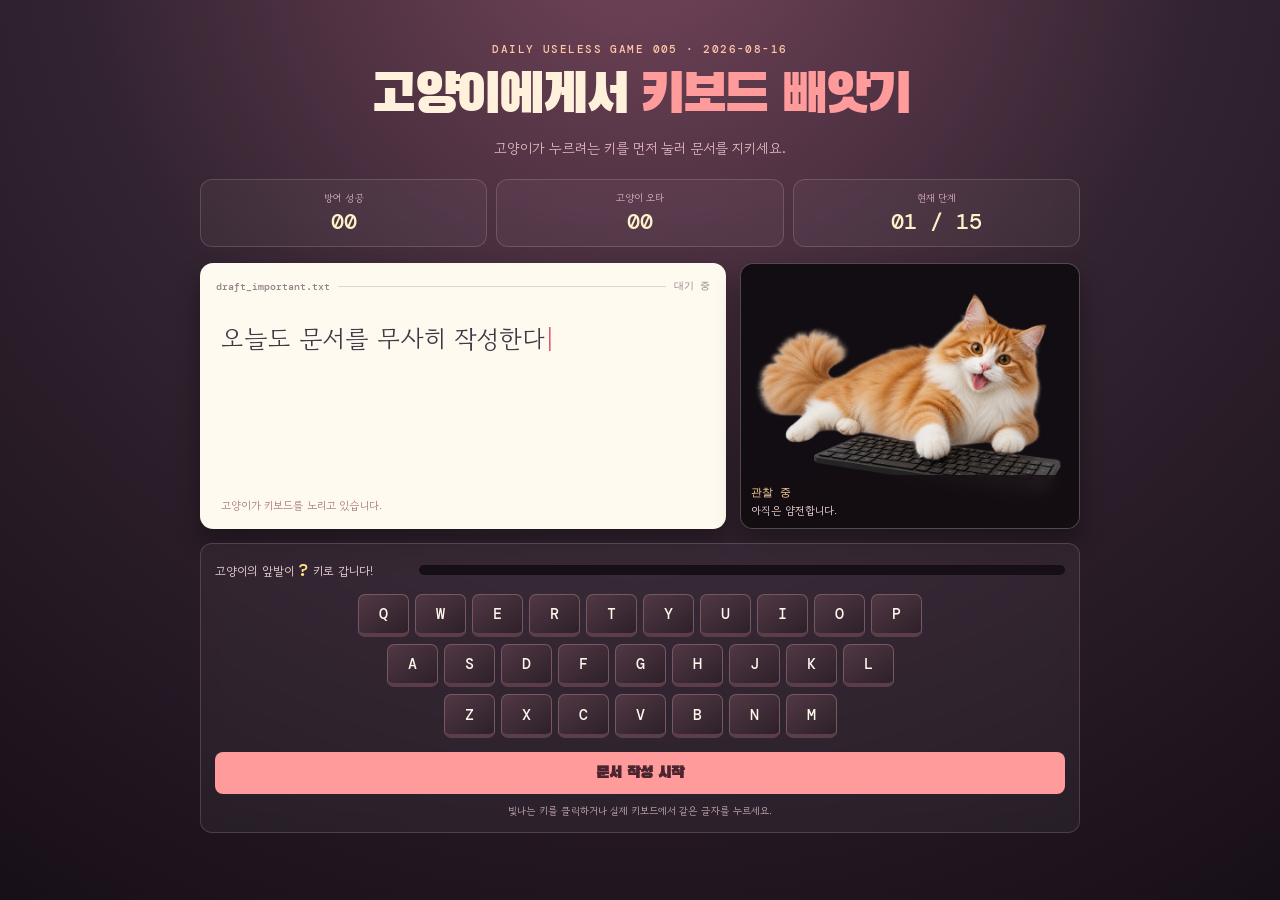
<file: games/cat-keyboard-heist/index.html>
<!doctype html>
<html lang="ko">
  <head>
    <meta charset="UTF-8" />
    <meta name="viewport" content="width=device-width, initial-scale=1.0" />
    <meta name="theme-color" content="#251d25" />
    <title>고양이에게서 키보드 빼앗기</title>
    <link rel="stylesheet" href="style.css?v=2" />
  </head>
  <body>
    <main class="game-shell">
      <header><p class="eyebrow">DAILY USELESS GAME 005 · 2026-08-16</p><h1>고양이에게서 <em>키보드 빼앗기</em></h1><p class="subtitle">고양이가 누르려는 키를 먼저 눌러 문서를 지키세요.</p></header>
      <section class="stats"><div><span>방어 성공</span><strong id="saved">00</strong></div><div><span>고양이 오타</span><strong id="mistakes">00</strong></div><div><span>현재 단계</span><strong id="left">01 / 15</strong></div></section>
      <section class="desk">
        <div class="document"><div class="doc-top"><span>draft_important.txt</span><i></i><span id="status">대기 중</span></div><p id="text" class="text">오늘도 문서를 무사히 작성한다<span class="cursor">|</span></p><p id="note" class="note">고양이가 키보드를 노리고 있습니다.</p></div>
        <aside class="cat-card"><img src="assets/cat-keyboard-heist.png" alt="키보드 위에 발을 올린 주황색 고양이" /><div class="cat-caption"><b id="cat-word">관찰 중</b><span id="cat-copy">아직은 얌전합니다.</span></div></aside>
      </section>
      <section class="keyboard-wrap"><div class="threat"><p>고양이의 앞발이 <b id="target">?</b> 키로 갑니다!</p><div class="meter"><i id="meter"></i></div></div><div id="keyboard" class="keyboard" aria-label="방어 키보드"></div><button id="start" type="button">문서 작성 시작</button><p class="hint">빛나는 키를 클릭하거나 실제 키보드에서 같은 글자를 누르세요.</p></section>
    </main>
    <div id="result" class="modal" hidden><section class="result-card"><p class="eyebrow">KEYBOARD SECURED</p><h2 id="result-title"></h2><p id="result-copy"></p><button id="again" type="button">다시 작성하기</button></section></div>
    <script src="script.js?v=3"></script>
  </body>
</html>
</file>
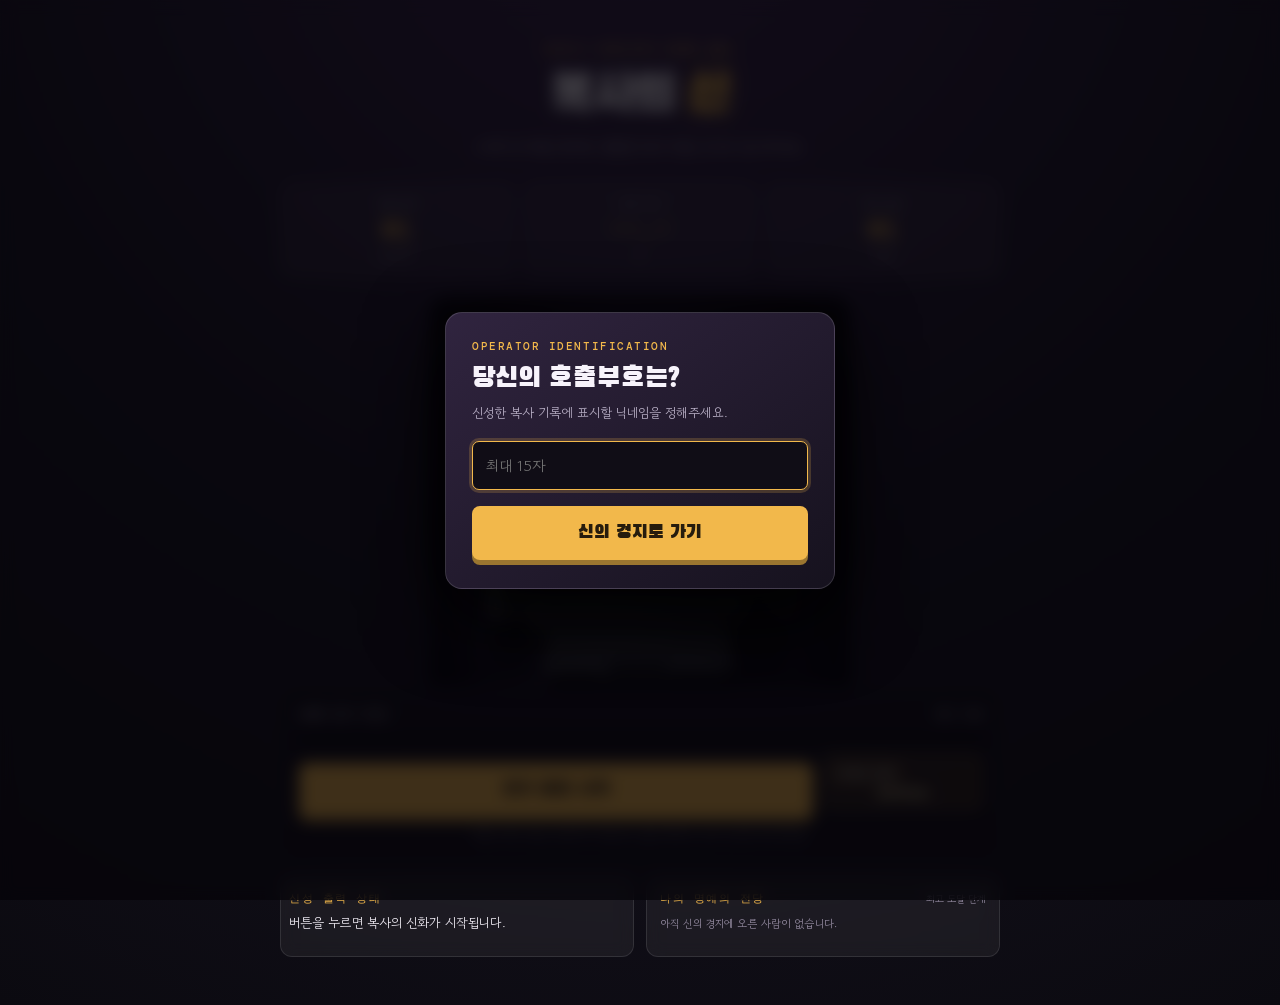
<file: games/copier-soul-injector/index.html>
<!doctype html>
<html lang="ko">
  <head>
    <meta charset="UTF-8" />
    <meta name="viewport" content="width=device-width, initial-scale=1.0" />
    <meta name="theme-color" content="#15121e" />
    <title>복사의 신</title>
    <link rel="stylesheet" href="style.css" />
  </head>
  <body>
    <main class="game-shell">
      <header>
        <p class="eyebrow">DAILY USELESS GAME 001</p>
        <h1>복사의 <em>신</em></h1>
        <p class="subtitle">스페이스바를 연타해, 평범한 복사기를 신기로 인도하세요.</p>
      </header>
      <section class="dashboard" aria-label="게임 현황">
        <div><span>현재 단계</span><strong id="level">01</strong><small id="paper-name">A4 복사용지</small></div>
        <div><span>남은 시간</span><strong id="time">--.-</strong><small>초</small></div>
        <div><span>최고 도달</span><strong id="best">01</strong><small>단계</small></div>
      </section>
      <section class="copier-area" aria-live="polite">
        <div class="ambient-glow"></div>
        <div class="electricity" id="electricity" aria-hidden="true"><b>⚡</b><b>⚡</b><b>⚡</b><b>⚡</b></div>
        <div class="copy-machine" id="machine">
          <img class="machine-photo" src="assets/photorealistic-copier-empty-output.png" alt="전력 부족 상태의 사무용 복사기" />
          <div class="feeder-paper" id="feeder-paper" aria-hidden="true"></div>
          <div class="display"><span id="display-text">AWAITING POWER</span></div>
          <div class="paper" id="paper" aria-hidden="true">
            <img src="assets/photorealistic-copier.png" alt="" />
            <span id="paper-mark"></span>
          </div>
        </div>
        <div class="phase-overlay" id="phase-overlay"><strong id="phase-title">READY</strong><span id="phase-copy">시작 버튼 또는 SPACE</span></div>
      </section>
      <section class="control-panel">
        <div class="goal-row"><span id="goal-label">시작 준비 완료</span><span id="tap-count">0 / 0</span></div>
        <div class="meter"><div id="meter-fill"></div></div>
        <div class="start-row">
          <button id="start-button" type="button">전기 공급 시작</button>
          <p class="primary-hint"><kbd>SPACE BAR</kbd><span>연타하세요!</span></p>
        </div>
        <p class="hint">키를 누르고 있는 건 전기가 아닙니다. 짧고 빠르게, 신의 속도로 두드리세요.</p>
      </section>
      <section class="bottom-grid">
        <section class="status-card"><p class="status-label">신성 출력 상태</p><p id="message">버튼을 누르면 복사의 신화가 시작됩니다.</p></section>
        <section class="ranking-card" aria-label="내 브라우저 명예의 전당">
          <div class="ranking-heading"><p class="status-label">나의 명예의 전당</p><span id="rank-note">최고 도달 단계</span></div>
          <ol id="ranking-list"><li class="empty-rank">아직 신의 경지에 오른 사람이 없습니다.</li></ol>
        </section>
      </section>
    </main>
    <div class="nickname-modal" id="nickname-modal" role="dialog" aria-modal="true" aria-labelledby="nickname-title">
      <form id="nickname-form" class="nickname-card">
        <p class="eyebrow">OPERATOR IDENTIFICATION</p>
        <h2 id="nickname-title">당신의 호출부호는?</h2>
        <p>신성한 복사 기록에 표시할 닉네임을 정해주세요.</p>
        <input id="nickname-input" maxlength="15" required autocomplete="nickname" placeholder="최대 15자" />
        <button type="submit">신의 경지로 가기</button>
      </form>
    </div>
    <script src="script.js"></script>
  </body>
</html>
</file>
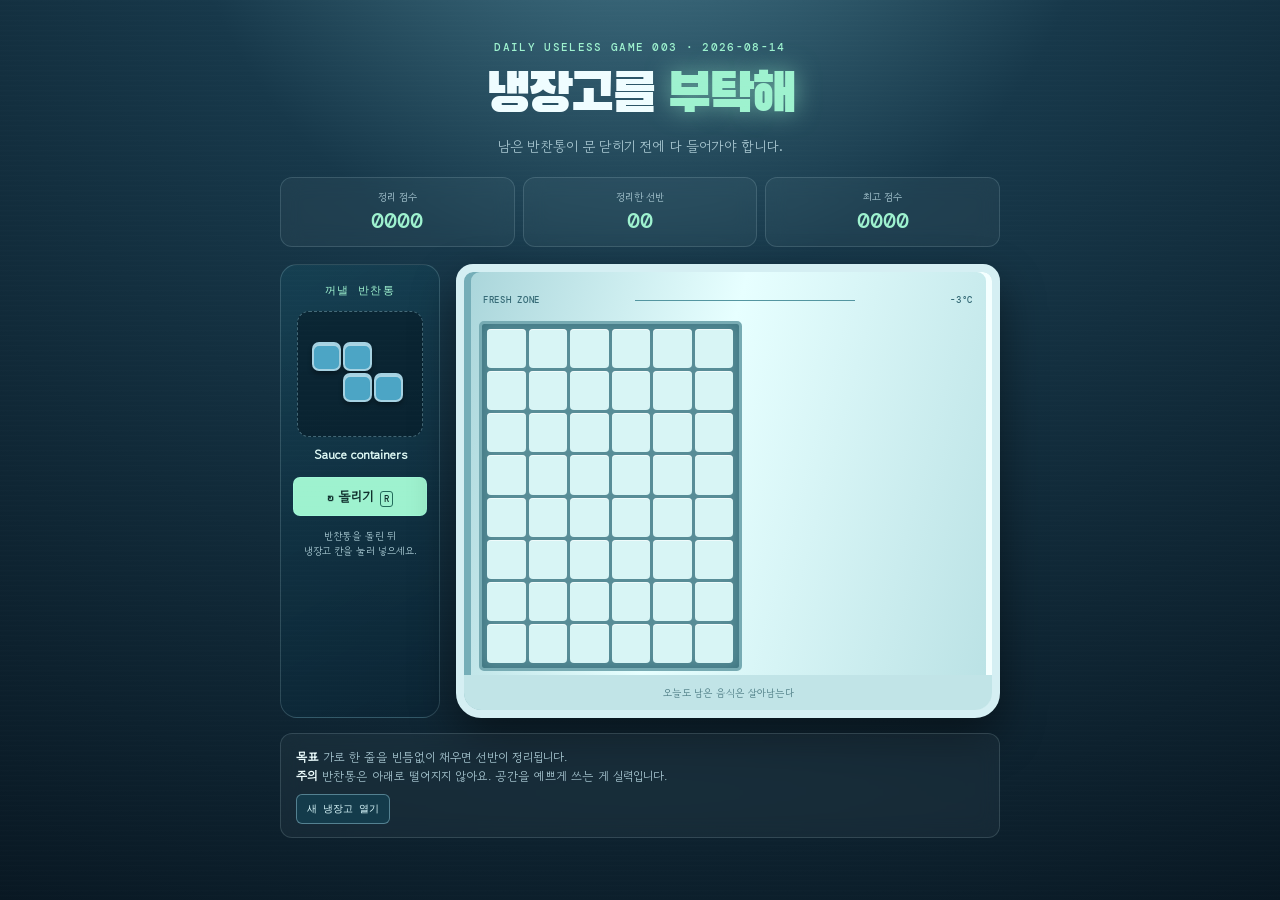
<file: games/fridge-tetris/index.html>
<!doctype html>
<html lang="ko">
  <head>
    <meta charset="UTF-8" />
    <meta name="viewport" content="width=device-width, initial-scale=1.0" />
    <meta name="theme-color" content="#18384a" />
    <title>냉장고를 부탁해</title>
    <link rel="stylesheet" href="style.css?v=3" />
  </head>
  <body>
    <main class="game-shell">
      <header>
        <p class="eyebrow">DAILY USELESS GAME 003 · 2026-08-14</p>
        <h1>냉장고를 <em>부탁해</em></h1>
        <p class="subtitle">남은 반찬통이 문 닫히기 전에 다 들어가야 합니다.</p>
      </header>

      <section class="stats" aria-label="게임 기록">
        <div><span>정리 점수</span><strong id="score">0000</strong></div>
        <div><span>정리한 선반</span><strong id="lines">00</strong></div>
        <div><span>최고 점수</span><strong id="best">0000</strong></div>
      </section>

      <section class="game-area">
        <aside class="food-panel">
          <p class="panel-label">꺼낼 반찬통</p>
          <div class="piece-box"><div id="piece-preview" class="piece-preview" aria-label="현재 반찬통"></div></div>
          <p id="food-name" class="food-name">반찬통을 고르는 중</p>
          <button id="rotate" type="button">↻ 돌리기 <kbd>R</kbd></button>
          <p class="hint">반찬통을 돌린 뒤<br />냉장고 칸을 눌러 넣으세요.</p>
        </aside>

        <section class="fridge" aria-label="냉장고 내부">
          <div class="fridge-top"><span>FRESH ZONE</span><i></i><span>-3°C</span></div>
          <div id="board" class="board" role="grid" aria-label="냉장고 선반"></div>
          <div class="fridge-bottom">오늘도 남은 음식은 살아남는다</div>
          <div id="message" class="message" aria-live="polite">반찬통을 골라주세요.</div>
        </section>
      </section>

      <section class="tips">
        <p><b>목표</b> 가로 한 줄을 빈틈없이 채우면 선반이 정리됩니다.</p>
        <p><b>주의</b> 반찬통은 아래로 떨어지지 않아요. 공간을 예쁘게 쓰는 게 실력입니다.</p>
        <button id="restart" class="restart" type="button">새 냉장고 열기</button>
      </section>

      <div id="game-over" class="modal" hidden>
        <div class="modal-card">
          <p class="eyebrow">FRIDGE DOOR OPEN</p>
          <h2 id="result-title">냉장고 포화</h2>
          <p id="result-copy"></p>
          <button id="play-again" type="button">다시 정리하기</button>
        </div>
      </div>
    </main>
    <script src="script.js?v=9"></script>
  </body>
</html>
</file>
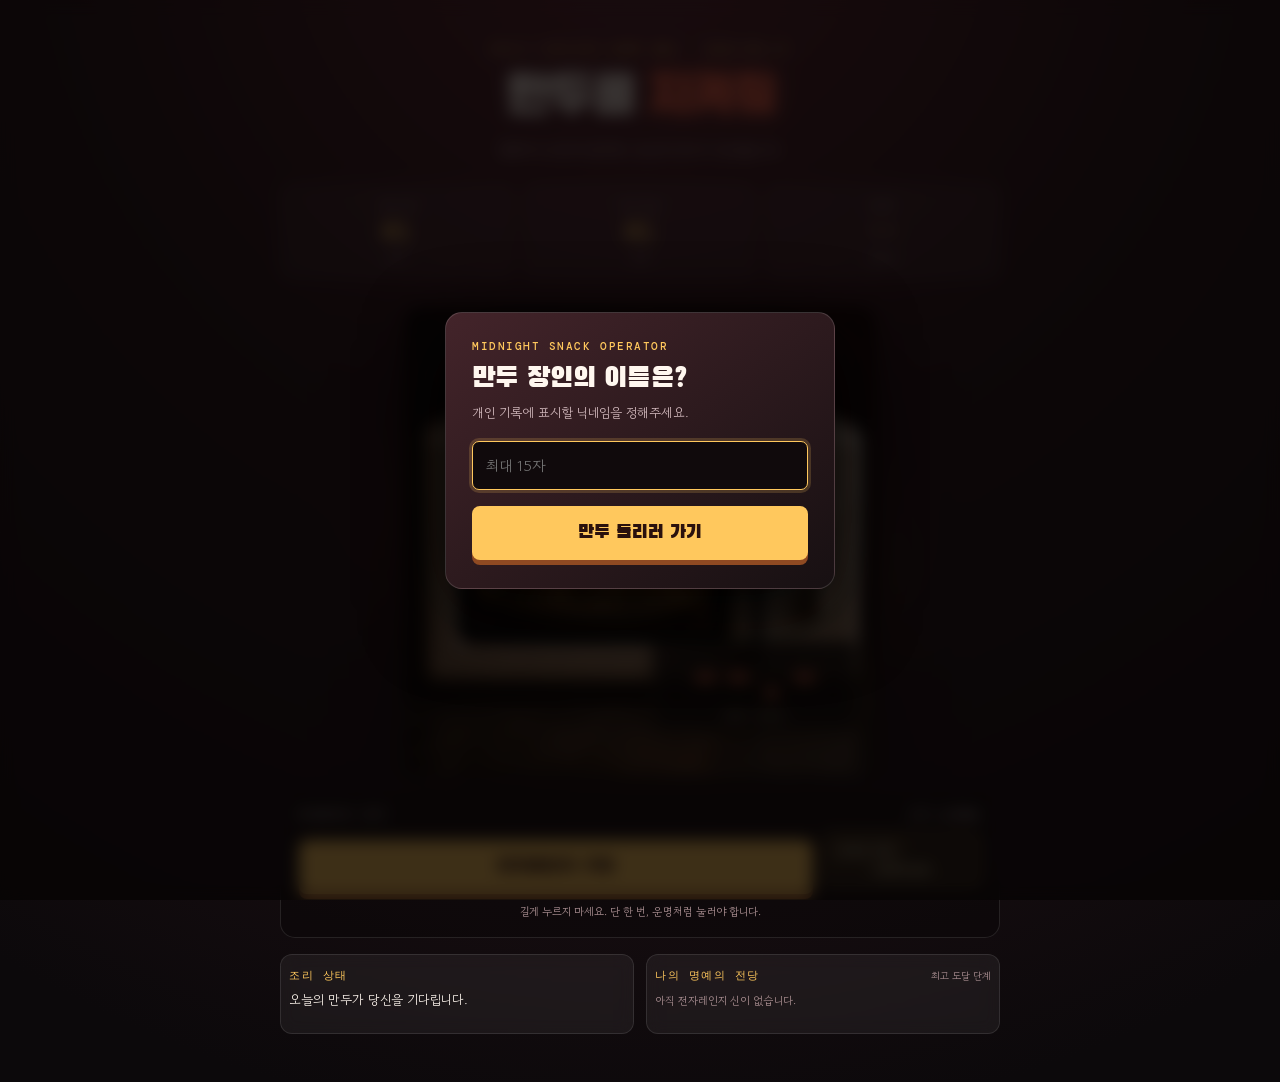
<file: games/microwave-zero/index.html>
<!doctype html>
<html lang="ko">
  <head>
    <meta charset="UTF-8" />
    <meta name="viewport" content="width=device-width, initial-scale=1.0" />
    <meta name="theme-color" content="#160f12" />
    <title>만두를 지켜줘</title>
    <link rel="stylesheet" href="style.css" />
  </head>
  <body>
    <main class="game-shell">
      <header>
        <p class="eyebrow">DAILY USELESS GAME 002 · 2026-08-13</p>
        <h1>만두를 <em>지켜줘</em></h1>
        <p class="subtitle">정확히 0.0초에 멈추면, 당신의 만두가 완성됩니다.</p>
      </header>

      <section class="stats" aria-label="게임 기록">
        <div><span>현재 단계</span><strong id="stage">01</strong><small id="dish">식은 만두</small></div>
        <div><span>최고 도달</span><strong id="best">01</strong><small>단계</small></div>
        <div><span>정확도</span><strong id="precision">--</strong><small>밀리초</small></div>
      </section>

      <section class="microwave-zone" aria-live="polite">
        <div class="heat-wave wave-a"></div><div class="heat-wave wave-b"></div>
        <div class="microwave" id="microwave">
          <img class="microwave-photo" src="assets/midnight-microwave.png" alt="따뜻하게 빛나는 빈티지 전자레인지 안의 만두 세 개" />
          <div class="steam" aria-hidden="true"><i></i><i></i><i></i></div>
          <div class="timer-unit" id="timer-unit"><span class="power-dot"></span><div class="led" id="timer">--.-</div><small id="timer-caption">ZERO TARGET</small></div>
        </div>
        <div class="phase-overlay" id="phase-overlay"><strong id="phase-title">READY</strong><span id="phase-copy">시작 버튼 또는 SPACE</span></div>
      </section>

      <section class="control-panel">
        <div class="goal-row"><span id="goal">0.0초에서 정지</span><span id="tolerance">오차 ±110ms</span></div>
        <div class="start-row">
          <button id="start-button" type="button">전자레인지 가동</button>
          <p class="primary-hint"><kbd>SPACE BAR</kbd><span>0.0초에 정지!</span></p>
        </div>
        <p class="hint">길게 누르지 마세요. 단 한 번, 운명처럼 눌러야 합니다.</p>
      </section>

      <section class="bottom-grid">
        <section class="status-card"><p class="status-label">조리 상태</p><p id="message">오늘의 만두가 당신을 기다립니다.</p></section>
        <section class="ranking-card" aria-label="내 브라우저 명예의 전당">
          <div class="ranking-heading"><p class="status-label">나의 명예의 전당</p><span>최고 도달 단계</span></div>
          <ol id="ranking-list"><li class="empty-rank">아직 전자레인지 신이 없습니다.</li></ol>
        </section>
      </section>
    </main>

    <div class="nickname-modal" id="nickname-modal" role="dialog" aria-modal="true" aria-labelledby="nickname-title">
      <form id="nickname-form" class="nickname-card">
        <p class="eyebrow">MIDNIGHT SNACK OPERATOR</p>
        <h2 id="nickname-title">만두 장인의 이름은?</h2>
        <p>개인 기록에 표시할 닉네임을 정해주세요.</p>
        <input id="nickname-input" maxlength="15" required autocomplete="nickname" placeholder="최대 15자" />
        <button type="submit">만두 돌리러 가기</button>
      </form>
    </div>
    <script src="script.js"></script>
  </body>
</html>
</file>
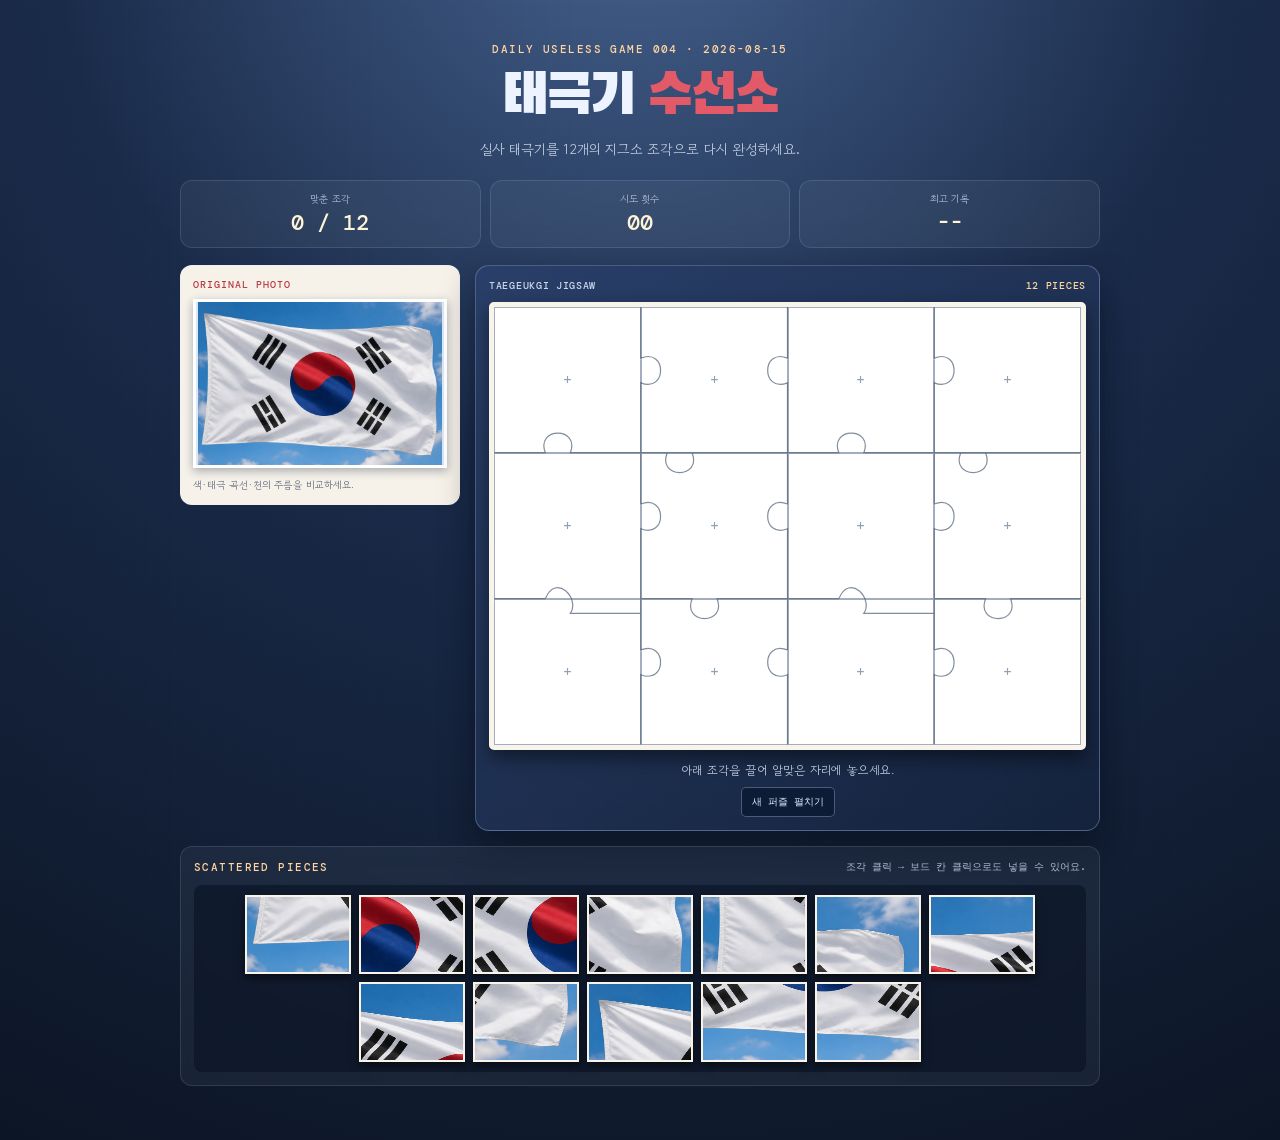
<file: games/taegeuk-puzzle-repair/index.html>
<!doctype html>
<html lang="ko">
  <head>
    <meta charset="UTF-8" />
    <meta name="viewport" content="width=device-width, initial-scale=1.0" />
    <meta name="theme-color" content="#152844" />
    <title>태극기 수선소</title>
    <link rel="stylesheet" href="style.css?v=4" />
  </head>
  <body>
    <main class="game-shell">
      <header><p class="eyebrow">DAILY USELESS GAME 004 · 2026-08-15</p><h1>태극기 <em>수선소</em></h1><p class="subtitle">실사 태극기를 12개의 지그소 조각으로 다시 완성하세요.</p></header>
      <section class="stats"><div><span>맞춘 조각</span><strong id="matched">0 / 12</strong></div><div><span>시도 횟수</span><strong id="tries">00</strong></div><div><span>최고 기록</span><strong id="best">--</strong></div></section>
      <section class="repair-desk">
        <figure class="reference"><figcaption>ORIGINAL PHOTO</figcaption><img src="assets/taegeukgi-in-the-wind.png" alt="바람에 펄럭이는 태극기 원본 사진" /><p>색·태극 곡선·천의 주름을 비교하세요.</p></figure>
        <div class="board-side"><div class="board-heading"><span>TAEGEUKGI JIGSAW</span><b>12 PIECES</b></div><div id="board" class="board" aria-label="태극기 지그소 퍼즐판"><svg class="jigsaw-lines" viewBox="0 0 400 300" preserveAspectRatio="none" aria-hidden="true"><path d="M100 0V35c18-7 18 24 0 17V100M200 0V35c-18-7-18 24 0 17V100M300 0V35c18-7 18 24 0 17V100M0 100h35c-7-18 24-18 17 0H100M100 100h35c7 18-24 18-17 0h82M200 100h35c-7-18 24-18 17 0h48M300 100h35c7 18-24 18-17 0h82M100 100v35c18-7 18 24 0 17v48M200 100v35c-18-7-18 24 0 17v48M300 100v35c18-7 18 24 0 17v48M0 200h35c7-18 24 0 17 10h48M100 200h35c-7 18 24 18 17 0h48M200 200h35c7-18 24 0 17 10h48M300 200h35c-7 18 24 18 17 0h65M100 200v35c18-7 18 24 0 17v48M200 200v35c-18-7-18 24 0 17v48M300 200v35c18-7 18 24 0 17v48" /></svg></div><p id="message" class="message" aria-live="polite">아래 조각을 끌어 알맞은 자리에 놓으세요.</p><button id="restart" class="restart" type="button">새 퍼즐 펼치기</button></div>
      </section>
      <section class="tray-section"><div class="tray-heading"><p class="eyebrow">SCATTERED PIECES</p><span>조각 클릭 → 보드 칸 클릭으로도 넣을 수 있어요.</span></div><div id="tray" class="tray" aria-label="흩어진 퍼즐 조각"></div></section>
    </main>
    <div id="win" class="modal" hidden><section class="win-card"><p class="eyebrow">TAEGEUKGI RESTORED</p><h2>8·15<br />대한독립만세</h2><p id="win-copy"></p><button id="again" type="button">다시 맞추기</button></section></div>
    <script src="script.js?v=3"></script>
  </body>
</html>
</file>
<file: games/cat-keyboard-heist/style.css>
@import url('https://fonts.googleapis.com/css2?family=Black+Han+Sans&family=DM+Mono:wght@400;500&family=Gowun+Dodum&display=swap');
:root{--pink:#ff9c9b;--cream:#fff1dc;--paper:#fffaf0}*{box-sizing:border-box}body{min-height:100vh;margin:0;color:var(--cream);background:radial-gradient(circle at 50% -10%,#75455b,#322330 48%,#170f18);font-family:'Gowun Dodum',sans-serif}body::before{content:'';position:fixed;inset:0;pointer-events:none;opacity:.18;background:repeating-linear-gradient(0deg,transparent 0 3px,#fff1 4px)}.game-shell{width:min(880px,calc(100% - 30px));margin:auto;padding:42px 0 54px;text-align:center}header{margin-bottom:21px}.eyebrow{margin:0;color:#ffc7a7;font:500 11px 'DM Mono',monospace;letter-spacing:.13em}h1{margin:7px 0 6px;font:400 clamp(33px,7vw,55px) 'Black Han Sans',sans-serif;letter-spacing:-.06em}h1 em{color:var(--pink);font-style:normal}.subtitle{margin:0;color:#e6bec7;font-size:14px}.stats{display:grid;grid-template-columns:repeat(3,1fr);gap:9px;margin-bottom:16px}.stats div,.keyboard-wrap{border:1px solid #ffdce82c;border-radius:12px;background:#fff3f60b;backdrop-filter:blur(10px)}.stats div{padding:10px}.stats span{display:block;color:#d9afbc;font-size:10px}.stats strong{display:block;margin-top:2px;color:#fff2c8;font:500 22px 'DM Mono',monospace}.desk{display:grid;grid-template-columns:minmax(0,1fr) 340px;gap:14px;align-items:stretch}.document{padding:16px;border-radius:13px;color:#403744;background:var(--paper);box-shadow:0 12px 25px #0005;text-align:left}.doc-top{display:flex;align-items:center;gap:8px;color:#94828a;font:500 10px 'DM Mono',monospace}.doc-top i{flex:1;border-top:1px solid #e5d3cf}.text{min-height:170px;margin:24px 5px 10px;font-size:clamp(18px,3vw,25px);line-height:1.7;word-break:keep-all}.cursor{color:#e6566d;animation:blink .8s infinite}@keyframes blink{50%{opacity:0}}.note{margin:0 5px;color:#a67881;font-size:11px}.cat-card{position:relative;overflow:hidden;border:1px solid #fff4e444;border-radius:13px;background:#120d12;box-shadow:0 12px 25px #0005}.cat-card img{display:block;width:100%;height:100%;object-fit:contain;object-position:center}.cat-caption{position:absolute;right:0;bottom:0;left:0;padding:10px;text-align:left;background:#150d12c9;backdrop-filter:blur(4px)}.cat-caption b,.cat-caption span{display:block}.cat-caption b{color:#ffd6a2;font:500 11px 'DM Mono',monospace}.cat-caption span{margin-top:2px;color:#f6dce0;font-size:11px}.keyboard-wrap{margin-top:14px;padding:14px}.threat{display:flex;align-items:center;gap:14px;margin-bottom:12px;text-align:left}.threat p{min-width:190px;margin:0;color:#f6dce0;font-size:12px}.threat b{color:#ffe986;font:500 18px 'DM Mono',monospace}.meter{flex:1;height:10px;padding:2px;border-radius:99px;background:#170f18}.meter i{display:block;width:0;height:100%;border-radius:inherit;background:linear-gradient(90deg,#ffd28f,#f45d75);transition:width .08s}.keyboard{display:flex;flex-direction:column;gap:7px}.key-row{display:flex;justify-content:center;gap:6px}.key{width:clamp(30px,7.6vw,51px);aspect-ratio:1.18;border:1px solid #765862;border-bottom:4px solid #5b3e49;border-radius:7px;color:#fff7ee;cursor:pointer;background:linear-gradient(145deg,#513844,#2d2029);font:500 15px 'DM Mono',monospace;transition:.12s}.key:hover{filter:brightness(1.15)}.key.target{color:#43260f;background:linear-gradient(145deg,#fff1a5,#ffbb70);border-color:#fff9c5;box-shadow:0 0 17px #ffba7077;animation:wiggle .35s infinite}.key.hit{background:#8de0ac;color:#143d22;transform:translateY(3px);border-bottom-width:1px}@keyframes wiggle{50%{transform:translateY(-3px) rotate(-2deg)}}button{font-family:'Gowun Dodum',sans-serif}#start,.result-card button{width:100%;margin-top:14px;padding:11px;border:0;border-radius:8px;color:#4a2530;cursor:pointer;background:var(--pink);font:700 16px 'Black Han Sans',sans-serif}.hint{margin:9px 0 0;color:#c9a9b2;font-size:10px}.modal{position:fixed;z-index:4;inset:0;display:grid;place-items:center;padding:20px;background:#140d15d8;backdrop-filter:blur(7px)}.modal[hidden]{display:none}.result-card{width:min(355px,100%);padding:29px;border:1px solid #fff5e088;border-radius:16px;color:#4b3038;background:linear-gradient(145deg,#fff7e9,#f0d7cf);box-shadow:0 20px 65px #000b}.result-card .eyebrow{color:#bf4c58}.result-card h2{margin:9px 0;font:400 29px 'Black Han Sans',sans-serif}.result-card p:not(.eyebrow){margin:0;color:#785d65;font-size:13px}.result-card button{margin-top:20px}@media(max-width:560px){.game-shell{padding-top:28px}.desk{grid-template-columns:1fr}.cat-card{height:210px}.text{min-height:120px}.threat{display:block}.threat p{margin-bottom:8px}.key-row{gap:4px}.key{font-size:12px}.stats strong{font-size:18px}}
</file>
<file: games/copier-soul-injector/style.css>
@import url('https://fonts.googleapis.com/css2?family=Black+Han+Sans&family=DM+Mono:wght@400;500&family=Gowun+Dodum&display=swap');

:root { --accent: #f2b84b; --paper: #f7f0dc; --ink: #332d3c; }
* { box-sizing: border-box; }
body { margin: 0; min-height: 100vh; color: #f7f3fb; background: radial-gradient(circle at 50% -15%, #3d2851, #15121e 55%, #0b0a10); font-family: 'Gowun Dodum', sans-serif; }
body::before { content: ''; position: fixed; inset: 0; pointer-events: none; opacity: .22; background-image: linear-gradient(rgba(255,255,255,.035) 1px, transparent 1px), linear-gradient(90deg, rgba(255,255,255,.035) 1px, transparent 1px); background-size: 26px 26px; }
.game-shell { width: min(720px, calc(100% - 32px)); margin: 0 auto; padding: 42px 0 48px; text-align: center; }
header { margin-bottom: 25px; } .eyebrow, .status-label { margin: 0; color: var(--accent); font: 500 11px 'DM Mono', monospace; letter-spacing: .14em; }
h1 { margin: 8px 0 8px; font: 400 clamp(30px, 7vw, 52px) 'Black Han Sans', sans-serif; letter-spacing: -.04em; } h1 em { font-style: normal; color: var(--accent); text-shadow: 0 0 24px color-mix(in srgb, var(--accent), transparent 55%); }
.subtitle { margin: 0; color: #bcb3c9; font-size: 14px; }
.dashboard { display: grid; grid-template-columns: repeat(3, 1fr); gap: 8px; margin-bottom: 20px; }
.dashboard div, .status-card { background: rgba(255,255,255,.055); border: 1px solid rgba(255,255,255,.1); border-radius: 12px; padding: 13px 8px; backdrop-filter: blur(8px); }
.dashboard span, .dashboard small { display: block; font-size: 10px; color: #aca2bb; } .dashboard strong { display: block; margin: 2px 0; font: 500 25px 'DM Mono', monospace; color: var(--accent); }
.copier-area { position: relative; height: 390px; display: grid; place-items: center; overflow: hidden; }
.ambient-glow { position: absolute; width: 260px; height: 180px; border-radius: 50%; background: var(--accent); opacity: .13; filter: blur(42px); transition: .3s; }
.copy-machine { position:relative; width:min(420px, 90vw); aspect-ratio:1/1; color:#2b2630; filter:drop-shadow(0 24px 25px rgba(0,0,0,.36)); transition:transform .08s; }.machine-photo { display:block; width:100%; height:100%; object-fit:contain; border-radius:18px; }
.feeder-paper { position:absolute; z-index:1; left:31.4%; top:10.1%; width:37.2%; height:25.6%; overflow:hidden; border-radius:1px 1px 0 0; background:var(--mineral); box-shadow:inset 0 0 0 1px rgba(255,255,255,.2); mix-blend-mode:multiply; opacity:.74; }.feeder-paper::after,.paper::after { content:''; position:absolute; inset:0; background:repeating-linear-gradient(115deg,rgba(255,255,255,.28) 0 1px,transparent 1px 8px),repeating-linear-gradient(20deg,rgba(0,0,0,.12) 0 1px,transparent 1px 11px); mix-blend-mode:soft-light; }
.display { position:absolute; z-index:2; left:42%; top:51%; width:17%; height:5%; display:grid; place-items:center; overflow:hidden; border-radius:2px; color:#e8ffb5; background:#263427; box-shadow:inset 0 1px 3px #080c08,0 0 5px rgba(226,255,174,.18); font:500 clamp(4px,1.7vw,8px) 'DM Mono',monospace; letter-spacing:0; text-align:center; }
.paper { position:absolute; z-index:3; inset:0; overflow:hidden; pointer-events:none; clip-path:polygon(33% 60%,67% 60%,67% 60%,33% 60%); opacity:0; }.paper img { width:100%; height:100%; display:block; object-fit:contain; }.paper::before { content:''; position:absolute; inset:0; background:var(--mineral); mix-blend-mode:color; opacity:.9; }.paper span { display:none; }
.copy-machine[data-stage="1"] .feeder-paper::after,.copy-machine[data-stage="1"] .paper::after { background:repeating-radial-gradient(circle at 20% 40%,rgba(255,255,255,.25) 0 1px,transparent 2px 8px),linear-gradient(135deg,rgba(0,0,0,.3),transparent); }.copy-machine[data-stage="5"] .feeder-paper,.copy-machine[data-stage="6"] .feeder-paper { filter:brightness(1.18); }.copy-machine[data-stage="7"] .feeder-paper,.copy-machine[data-stage="7"] .paper::before { filter:saturate(1.2) brightness(1.1); }.copy-machine[data-stage="8"] .feeder-paper::after,.copy-machine[data-stage="9"] .feeder-paper::after,.copy-machine[data-stage="10"] .feeder-paper::after { background:linear-gradient(135deg,transparent 0 35%,rgba(255,255,255,.8) 36% 39%,transparent 40% 65%,rgba(255,255,255,.7) 66% 69%,transparent 70%); }
.printing .paper { animation:paper-eject 1.25s cubic-bezier(.18,.85,.32,1) forwards; }.running .display { box-shadow:inset 0 1px 3px #080c08,0 0 10px #ddff92; }
@keyframes paper-eject { 0% { opacity:0; clip-path:polygon(33% 60%,67% 60%,67% 60%,33% 60%); } 10% { opacity:1; } 76% { opacity:1; clip-path:polygon(33% 60%,67% 60%,73% 90%,27% 90%); } 100% { opacity:1; clip-path:polygon(33% 60%,67% 60%,73% 91%,27% 91%); } }
.shaking { animation: shake .09s linear infinite; } @keyframes shake { 0%,100% { transform: translate(0) rotate(0); } 30% { transform: translate(-3px,1px) rotate(-.4deg); } 70% { transform: translate(3px,-1px) rotate(.4deg); } }
.electricity { position:absolute; z-index:3; width:min(430px, 96vw); height:190px; pointer-events:none; opacity:0; transition:opacity .08s; } .electricity b { position:absolute; color:#fff4a3; font:700 40px Arial; text-shadow:0 0 10px #ffe449,0 0 25px var(--accent); } .electricity b:nth-child(1){left:8%;top:25%}.electricity b:nth-child(2){right:7%;top:15%;transform:rotate(22deg)}.electricity b:nth-child(3){left:20%;bottom:2%;transform:rotate(155deg)}.electricity b:nth-child(4){right:18%;bottom:7%;transform:rotate(-20deg)}
.electricity.spark { animation:spark .13s ease-out; } @keyframes spark { 0%{opacity:1;transform:scale(.8)} 100%{opacity:0;transform:scale(1.18)} }
.running + .phase-overlay { pointer-events:none; }.phase-overlay { position:absolute; z-index:5; display:grid; place-content:center; gap:8px; inset:0; pointer-events:none; opacity:0; transform:scale(.94); transition:opacity .18s,transform .18s; background:rgba(15,11,22,.56); backdrop-filter:blur(3px); } .phase-overlay.visible { opacity:1; transform:scale(1); }.phase-overlay strong { color:#fff2a2; font:500 clamp(30px,8vw,54px) 'DM Mono',monospace; letter-spacing:.06em; text-shadow:0 0 22px var(--accent); }.phase-overlay span { color:#f4eff9; font-size:13px; }
.printing + .phase-overlay { inset:auto 50% auto auto; top:16px; width:max-content; max-width:calc(100% - 28px); padding:8px 12px; gap:3px; border:1px solid rgba(255,222,127,.42); border-radius:9px; background:rgba(18,14,26,.78); backdrop-filter:blur(6px); transform:translateX(50%) scale(.94); }.printing + .phase-overlay.visible { transform:translateX(50%) scale(1); }.printing + .phase-overlay strong { font-size:clamp(14px,3.8vw,20px); text-shadow:0 0 12px var(--accent); }.printing + .phase-overlay span { font-size:10px; }
.control-panel { padding: 18px; border: 1px solid rgba(255,255,255,.1); border-radius: 15px; background: rgba(10,8,15,.44); } .goal-row { display:flex; justify-content:space-between; margin-bottom:9px; font: 500 12px 'DM Mono', monospace; color:#d8cfdf; }
.meter { height: 15px; padding: 3px; border-radius: 99px; background: #0b0a0e; box-shadow: inset 0 1px 4px #000; } #meter-fill { width:0; height:100%; border-radius:inherit; background: linear-gradient(90deg, var(--accent), #fff0a6); box-shadow: 0 0 12px var(--accent); transition: width .08s; }
button { width:100%; margin: 16px 0 9px; padding: 15px; border:0; border-radius:8px; cursor:pointer; color:#261c0d; background:var(--accent); box-shadow: 0 5px 0 color-mix(in srgb, var(--accent), #000 36%); font: 400 19px 'Black Han Sans', sans-serif; transition: transform .1s, filter .1s; } button:hover { filter:brightness(1.1); } button:active { transform:translateY(4px); box-shadow:0 1px 0 color-mix(in srgb, var(--accent), #000 36%); }.start-row { display:grid; grid-template-columns:minmax(0,1fr) 158px; gap:10px; align-items:center; }.start-row button { margin-bottom:9px; }.primary-hint { display:flex; flex-direction:column; justify-content:center; min-height:49px; margin:0 0 9px; padding:8px; border:1px solid color-mix(in srgb,var(--accent),transparent 42%); border-radius:8px; color:#fff3b0; background:rgba(242,184,75,.11); font-size:11px; line-height:1.35; }.primary-hint kbd { width:max-content; margin-bottom:3px; border-color:#e9bd62; color:#fff9da; font-size:10px; }.primary-hint span { font-weight:bold; }
.hint { margin:0; color:#92899e; font-size:11px; } kbd { padding:2px 6px; border:1px solid #6d6575; border-radius:3px; color:#e4dfea; font: 500 10px 'DM Mono'; }
.bottom-grid { display:grid; grid-template-columns:1fr 1fr; gap:12px; margin-top:16px; text-align:left; }.status-card { margin:0; min-height:80px; } #message { margin: 7px 0 0; font-size: 13px; } .success { color: #fff0a8; } .danger { color: #ff9d9d; }
.ranking-card { padding:13px; border:1px solid rgba(255,255,255,.1); border-radius:12px; background:rgba(255,255,255,.055); backdrop-filter:blur(8px); }.ranking-heading { display:flex; justify-content:space-between; align-items:center; }.ranking-heading span { color:#92899e; font-size:10px; }.ranking-card ol { margin:9px 0 0; padding:0; list-style:none; }.ranking-card li { display:grid; grid-template-columns:22px 1fr auto; gap:5px; align-items:center; min-height:19px; color:#d9d2df; font-size:11px; }.ranking-card li strong { overflow:hidden; text-overflow:ellipsis; white-space:nowrap; font-weight:normal; }.rank-number { color:var(--accent); font:500 10px 'DM Mono',monospace; }.ranking-card .empty-rank { display:block; color:#92899e; }
.nickname-modal { position:fixed; z-index:10; inset:0; display:grid; place-items:center; padding:20px; background:rgba(6,5,10,.76); backdrop-filter:blur(8px); transition:opacity .25s,visibility .25s; }.nickname-modal.hidden { opacity:0; visibility:hidden; pointer-events:none; }.nickname-card { width:min(390px,100%); padding:26px; border:1px solid rgba(255,255,255,.14); border-radius:17px; background:linear-gradient(145deg,#30243f,#16121e); box-shadow:0 24px 80px #000; text-align:left; }.nickname-card h2 { margin:9px 0 6px; font:400 28px 'Black Han Sans',sans-serif; }.nickname-card p:not(.eyebrow) { margin:0; color:#bcb3c9; font-size:13px; }.nickname-card input { width:100%; margin-top:19px; padding:13px; border:1px solid #635a6d; border-radius:7px; outline:0; color:#f8f4fb; background:#100d16; font:500 15px 'Gowun Dodum',sans-serif; }.nickname-card input:focus { border-color:var(--accent); box-shadow:0 0 0 3px color-mix(in srgb,var(--accent),transparent 80%); }.nickname-card button { margin-bottom:2px; }
@media (max-width: 430px) { .game-shell{padding-top:28px}.copier-area{height:330px}.dashboard strong{font-size:20px}.copy-machine{transform:scale(.9)}.bottom-grid{grid-template-columns:1fr}.ranking-card{min-height:80px}.start-row{grid-template-columns:1fr}.primary-hint{flex-direction:row;align-items:center;gap:6px;min-height:auto;margin-top:-3px}.primary-hint kbd{margin:0} }
</file>
<file: games/fridge-tetris/style.css>
@import url('https://fonts.googleapis.com/css2?family=Black+Han+Sans&family=DM+Mono:wght@400;500&family=Gowun+Dodum&display=swap');

:root { --mint:#9ef2cf; --ice:#d7f7ff; --ink:#effdff; --muted:#a9c8d2; --dark:#0c2130; }
* { box-sizing:border-box; } body { min-height:100vh; margin:0; color:var(--ink); background:radial-gradient(circle at 50% -20%,#497d8f,#17384a 37%,#091823 100%); font-family:'Gowun Dodum',sans-serif; } body::before { content:''; position:fixed; inset:0; pointer-events:none; opacity:.2; background:repeating-linear-gradient(0deg,transparent 0 3px,#fff1 4px 5px); }
.game-shell { width:min(720px,calc(100% - 30px)); margin:auto; padding:40px 0 52px; text-align:center; } header { margin-bottom:21px; }.eyebrow,.panel-label { margin:0; color:var(--mint); font:500 11px 'DM Mono',monospace; letter-spacing:.12em; } h1 { margin:8px 0 6px; font:400 clamp(32px,7vw,54px) 'Black Han Sans',sans-serif; letter-spacing:-.055em; } h1 em { color:var(--mint); font-style:normal; text-shadow:0 0 24px #9ef2cf88; }.subtitle { margin:0; color:var(--muted); font-size:14px; }
.stats { display:grid; grid-template-columns:repeat(3,1fr); gap:8px; margin-bottom:17px; }.stats div,.tips { border:1px solid #d2f7ff25; border-radius:12px; background:#d9f5ff0b; backdrop-filter:blur(10px); }.stats div { padding:11px 5px; }.stats span { display:block; color:var(--muted); font-size:10px; }.stats strong { display:block; margin-top:2px; color:var(--mint); font:500 22px 'DM Mono',monospace; }
.game-area { display:grid; grid-template-columns:160px 1fr; gap:16px; align-items:stretch; }.food-panel { display:flex; flex-direction:column; align-items:center; padding:18px 12px; border:1px solid #d2f7ff2c; border-radius:17px; background:linear-gradient(150deg,#164558aa,#0b2535cc); }.piece-box { display:grid; width:126px; height:126px; place-items:center; margin:13px 0 8px; border:1px dashed #b8efff55; border-radius:12px; background:#061b28aa; }.piece-preview { position:relative; width:96px; height:96px; }.preview-cell { position:absolute; width:29px; height:29px; border:2px solid #ffffff80; border-radius:7px; box-shadow:inset 0 2px #fff8,0 3px 5px #0005; }.food-name { min-height:22px; margin:0; color:#e5fffa; font-size:13px; font-weight:bold; } button { font-family:'Gowun Dodum',sans-serif; cursor:pointer; } #rotate { width:100%; margin-top:10px; padding:9px; border:1px solid #a4ffe080; border-radius:7px; color:#102f2d; background:var(--mint); font-weight:bold; } kbd { margin-left:3px; padding:1px 3px; border:1px solid #226b5b; border-radius:3px; font:500 9px 'DM Mono',monospace; }.hint { margin:12px 0 0; color:#a8c9d2; font-size:10px; line-height:1.5; }
.fridge { position:relative; overflow:hidden; min-height:448px; padding:15px 15px 39px; border:8px solid #d5eff3; border-radius:17px 17px 25px 25px; color:#184652; background:linear-gradient(105deg,#a9d5da,#e7ffff 44%,#b9e1e4); box-shadow:inset 7px 0 #75aeb8,inset -6px 0 #f4ffff,0 20px 45px #0007; }.fridge-top { display:flex; justify-content:space-between; align-items:center; height:26px; margin-bottom:8px; padding:0 4px; color:#356a76; font:500 9px 'DM Mono',monospace; letter-spacing:.08em; }.fridge-top i { width:45%; border-top:1px solid #5496a1; }.board { display:grid; grid-template-columns:repeat(6,1fr); grid-template-rows:repeat(8,1fr); gap:3px; aspect-ratio:6 / 8; max-height:350px; padding:5px; border:3px solid #77abb3; border-radius:5px; background:#588d97; box-shadow:inset 0 0 15px #1a566480; }.cell { min-width:0; min-height:0; border:0; border-radius:4px; background:#d8f5f5; box-shadow:inset 0 1px #fff9; transition:filter .1s,transform .1s; }.cell.valid { filter:brightness(.88) saturate(1.45); outline:2px solid #56d4a7; }.cell.invalid { background:#efb3ad; }.cell.filled { border:1px solid #ffffff85; box-shadow:inset 0 2px #fff8,0 1px 2px #285b64; }.cell.clearing { animation:clear .36s ease forwards; } @keyframes clear { 50% { transform:scale(.68); filter:brightness(1.6); } 100% { opacity:0; } }.fridge-bottom { position:absolute; right:0; bottom:0; left:0; padding:10px; color:#4e7d85; background:#c1e4e7; font-size:10px; }.message { position:absolute; top:51px; right:21px; left:21px; padding:6px; border-radius:5px; color:#f4fffd; background:#123d4ccc; font-size:11px; opacity:0; transform:translateY(-5px); transition:.2s; pointer-events:none; }.message.show { opacity:1; transform:translateY(0); }
.tips { margin-top:15px; padding:13px 15px; color:var(--muted); text-align:left; font-size:12px; line-height:1.5; }.tips p { margin:1px 0; }.tips b { color:#efffff; }.restart { margin-top:8px; padding:7px 10px; border:1px solid #b5eafa66; border-radius:6px; color:#ddfbff; background:#143b4b; font:500 10px 'DM Mono',monospace; }.modal { position:fixed; z-index:4; inset:0; display:grid; place-items:center; padding:20px; background:#07131ddd; backdrop-filter:blur(7px); }.modal[hidden] { display:none; }.modal-card { width:min(350px,100%); padding:29px; border:1px solid #a9f4d1a6; border-radius:17px; background:linear-gradient(145deg,#24526a,#102938); box-shadow:0 25px 65px #000b; }.modal-card h2 { margin:9px 0; font:400 29px 'Black Han Sans',sans-serif; }.modal-card p:not(.eyebrow) { margin:0; color:#cae9ec; font-size:13px; }.modal-card button { margin-top:19px; padding:11px 16px; border:0; border-radius:7px; color:#12332e; background:var(--mint); font:400 16px 'Black Han Sans',sans-serif; }
@media (max-width:540px) { .game-shell{padding-top:27px}.game-area{grid-template-columns:1fr;}.food-panel{display:grid;grid-template-columns:1fr 126px 1fr;gap:4px;align-items:center;text-align:left}.food-panel .panel-label{grid-column:1/-1}.piece-box{grid-row:2/5;grid-column:2;margin:0}.food-name{align-self:end}.hint{align-self:start;margin:0}.food-panel #rotate{margin:0}.fridge{min-height:0}.board{max-height:none}.hint{font-size:9px}.stats strong{font-size:19px} }

.cell.valid { background:color-mix(in srgb,var(--ghost-color) 48%,#d8f5f5); outline:2px solid var(--ghost-color); box-shadow:inset 0 2px #fff9,0 0 10px color-mix(in srgb,var(--ghost-color),transparent 30%); }
.cell.invalid { background:linear-gradient(135deg,#efb3ad 45%,#d86661 46% 54%,#efb3ad 55%); outline:2px solid #d86661; }
</file>
<file: games/microwave-zero/style.css>
@import url('https://fonts.googleapis.com/css2?family=Black+Han+Sans&family=DM+Mono:wght@400;500&family=Gowun+Dodum&display=swap');
:root { --hot:#ff654a; --warm:#ffc85d; --panel:rgba(255,255,255,.055); }
* { box-sizing:border-box; }
body { margin:0; min-height:100vh; color:#fff7ef; background:radial-gradient(circle at 50% -10%,#612934 0,#241217 42%,#0c090b 92%); font-family:'Gowun Dodum',sans-serif; }
body::before { content:''; position:fixed; inset:0; pointer-events:none; opacity:.2; background-image:linear-gradient(rgba(255,255,255,.035) 1px,transparent 1px),linear-gradient(90deg,rgba(255,255,255,.035) 1px,transparent 1px); background-size:28px 28px; }
.game-shell { width:min(720px,calc(100% - 32px)); margin:0 auto; padding:42px 0 48px; text-align:center; }
header { margin-bottom:24px; }.eyebrow,.status-label { margin:0; color:var(--warm); font:500 11px 'DM Mono',monospace; letter-spacing:.14em; }
h1 { margin:8px 0; font:400 clamp(31px,7vw,54px) 'Black Han Sans',sans-serif; letter-spacing:-.04em; } h1 em { color:var(--hot); font-style:normal; text-shadow:0 0 24px rgba(255,101,74,.46); }.subtitle { margin:0; color:#d5bfc3; font-size:14px; }
.stats { display:grid; grid-template-columns:repeat(3,1fr); gap:8px; margin-bottom:18px; }.stats div,.status-card,.ranking-card { padding:13px 8px; border:1px solid rgba(255,255,255,.1); border-radius:12px; background:var(--panel); backdrop-filter:blur(8px); }.stats span,.stats small { display:block; color:#b99fa4; font-size:10px; }.stats strong { display:block; margin:2px 0; color:var(--warm); font:500 25px 'DM Mono',monospace; }
.microwave-zone { position:relative; height:490px; display:grid; place-items:center; overflow:hidden; }.heat-wave { position:absolute; width:300px; height:180px; border-radius:50%; background:var(--hot); opacity:.18; filter:blur(55px); }.wave-a { transform:translate(-90px,-20px); }.wave-b { transform:translate(90px,30px); background:var(--warm); }
.microwave { position:relative; z-index:2; width:min(470px,90vw); aspect-ratio:1; filter:drop-shadow(0 25px 32px rgba(0,0,0,.58)); transition:filter .12s; }.microwave-photo { display:block; width:100%; height:100%; object-fit:contain; border-radius:16px; }.timer-unit { position:absolute; right:4%; bottom:10%; width:43%; padding:11px 7px 7px; border:1px solid rgba(255,196,109,.34); border-radius:6px; background:rgba(9,7,5,.86); box-shadow:0 3px 14px #000b; text-align:center; transition:.08s; }.led { color:#ff7853; font:500 clamp(31px,9vw,55px) 'DM Mono',monospace; line-height:.94; text-shadow:0 0 8px rgba(255,91,65,.55); }.timer-unit small { display:block; margin-top:5px; color:#b99b79; font:500 clamp(7px,1.6vw,9px) 'DM Mono',monospace; letter-spacing:.1em; }.power-dot { position:absolute; top:9px; left:10px; width:7px; height:7px; border-radius:50%; background:#58282c; }.running .power-dot { background:var(--hot); box-shadow:0 0 10px var(--hot); }.running .led { color:#fff0a5; text-shadow:0 0 12px var(--hot); }.timer-unit.last-second { border-color:#ff8269; animation:urgent .28s alternate infinite; }.timer-unit.target-now { border-color:#eaffb1; background:#294328; transform:scale(1.08); }.timer-unit.target-now .led { color:#efff9d; text-shadow:0 0 18px #c9ff5c; }.timer-unit.target-now small { color:#efff9d; font-weight:bold; }.microwave.shaking { animation:shake .09s linear infinite; }.overcooked { filter:saturate(1.8) brightness(1.22); } @keyframes shake { 0%,100% { transform:translate(0); } 30% { transform:translate(-3px,1px); } 70% { transform:translate(3px,-1px); } } @keyframes urgent { to { transform:scale(1.035); box-shadow:0 0 18px rgba(255,78,59,.58); } }
.steam { position:absolute; z-index:3; left:24%; bottom:35%; width:42%; height:35%; opacity:0; pointer-events:none; }.steam i { position:absolute; bottom:0; width:28%; height:78%; border-radius:50%; border-left:8px solid rgba(255,248,226,.72); filter:blur(2px); transform:rotate(15deg); }.steam i:nth-child(1){left:4%}.steam i:nth-child(2){left:39%;height:96%;transform:rotate(-12deg)}.steam i:nth-child(3){right:2%;height:68%;transform:rotate(21deg)}.done .steam { animation:steam-in .7s ease-out forwards; }.done .steam i { animation:steam-rise 1.5s ease-out forwards; }@keyframes steam-in { to { opacity:.9; } }@keyframes steam-rise { to { transform:translateY(-42px) rotate(28deg); opacity:0; } }
.phase-overlay { position:absolute; z-index:5; inset:0; display:grid; place-content:center; gap:8px; pointer-events:none; opacity:0; transform:scale(.94); background:rgba(20,10,13,.58); backdrop-filter:blur(3px); transition:.18s; }.phase-overlay.visible { opacity:1; transform:scale(1); }.phase-overlay strong { color:#fff0a5; font:500 clamp(30px,8vw,54px) 'DM Mono',monospace; text-shadow:0 0 22px var(--hot); }.phase-overlay span { color:#fff3ef; font-size:13px; }
.control-panel { padding:18px; border:1px solid rgba(255,255,255,.1); border-radius:15px; background:rgba(10,7,8,.46); }.goal-row { display:flex; justify-content:space-between; margin-bottom:1px; color:#e6d5d3; font:500 12px 'DM Mono',monospace; }
.start-row { display:grid; grid-template-columns:minmax(0,1fr) 158px; gap:10px; align-items:center; }button { width:100%; margin:16px 0 9px; padding:15px; border:0; border-radius:8px; cursor:pointer; color:#2a110d; background:var(--warm); box-shadow:0 5px 0 #8f4a22; font:400 19px 'Black Han Sans',sans-serif; transition:.1s; }button:hover { filter:brightness(1.1); }button:active { transform:translateY(4px); box-shadow:0 1px 0 #8f4a22; }.start-row button { margin-bottom:9px; }.primary-hint { display:flex; flex-direction:column; justify-content:center; min-height:49px; margin:0 0 9px; padding:8px; border:1px solid rgba(255,200,93,.6); border-radius:8px; color:#fff0bc; background:rgba(255,200,93,.1); font-size:11px; line-height:1.35; }.primary-hint kbd { width:max-content; margin-bottom:3px; border-color:#e9bd62; color:#fff9da; font-size:10px; }.primary-hint span { font-weight:bold; }.hint { margin:0; color:#a98e91; font-size:11px; }kbd { padding:2px 6px; border:1px solid #8f7477; border-radius:3px; font:500 10px 'DM Mono',monospace; }
.bottom-grid { display:grid; grid-template-columns:1fr 1fr; gap:12px; margin-top:16px; text-align:left; }.status-card { min-height:80px; }#message { margin:7px 0 0; font-size:13px; }.success { color:#fff0a8; }.danger { color:#ffaaa0; }.ranking-heading { display:flex; justify-content:space-between; align-items:center; }.ranking-heading span { color:#a98e91; font-size:10px; }.ranking-card ol { margin:9px 0 0; padding:0; list-style:none; }.ranking-card li { display:grid; grid-template-columns:22px 1fr auto; gap:5px; align-items:center; min-height:19px; color:#eadde0; font-size:11px; }.ranking-card li strong { overflow:hidden; text-overflow:ellipsis; white-space:nowrap; font-weight:normal; }.rank-number { color:var(--warm); font:500 10px 'DM Mono',monospace; }.ranking-card .empty-rank { display:block; color:#a98e91; }
.nickname-modal { position:fixed; z-index:10; inset:0; display:grid; place-items:center; padding:20px; background:rgba(7,4,5,.78); backdrop-filter:blur(8px); transition:.25s; }.nickname-modal.hidden { opacity:0; visibility:hidden; pointer-events:none; }.nickname-card { width:min(390px,100%); padding:26px; border:1px solid rgba(255,255,255,.14); border-radius:17px; background:linear-gradient(145deg,#43242a,#171012); box-shadow:0 24px 80px #000; text-align:left; }.nickname-card h2 { margin:9px 0 6px; font:400 28px 'Black Han Sans',sans-serif; }.nickname-card p:not(.eyebrow) { margin:0; color:#d6bdc1; font-size:13px; }.nickname-card input { width:100%; margin-top:19px; padding:13px; border:1px solid #785b60; border-radius:7px; outline:0; color:#fff7ef; background:#100a0c; font:500 15px 'Gowun Dodum',sans-serif; }.nickname-card input:focus { border-color:var(--warm); box-shadow:0 0 0 3px rgba(255,200,93,.18); }.nickname-card button { margin-bottom:2px; }
@media(max-width:430px) { .game-shell { padding-top:28px; }.microwave-zone { height:385px; }.microwave { transform:scale(.92); }.stats strong { font-size:20px; }.bottom-grid,.start-row { grid-template-columns:1fr; }.primary-hint { flex-direction:row; align-items:center; gap:6px; min-height:auto; margin-top:-3px; }.primary-hint kbd { margin:0; } }
</file>
<file: games/taegeuk-puzzle-repair/style.css>
@import url('https://fonts.googleapis.com/css2?family=Black+Han+Sans&family=DM+Mono:wght@400;500&family=Gowun+Dodum&display=swap');

:root { --ink:#edf3ff; --red:#e25a68; --photo:url('assets/taegeukgi-in-the-wind.png'); }
* { box-sizing:border-box; }
body { min-height:100vh; margin:0; color:var(--ink); background:radial-gradient(circle at 50% -10%,#46628e,#1a2b4a 42%,#0c1525); font-family:'Gowun Dodum',sans-serif; }
body::before { content:''; position:fixed; inset:0; pointer-events:none; opacity:.14; background-image:linear-gradient(90deg,#fff1 1px,transparent 1px),linear-gradient(#fff1 1px,transparent 1px); background-size:25px 25px; }
.game-shell { width:min(920px,calc(100% - 30px)); margin:auto; padding:42px 0 54px; text-align:center; }
header { margin-bottom:21px; }.eyebrow { margin:0; color:#ffd4a0; font:500 11px 'DM Mono',monospace; letter-spacing:.13em; }
h1 { margin:7px 0 6px; font:400 clamp(35px,7vw,56px) 'Black Han Sans',sans-serif; letter-spacing:-.055em; } h1 em { color:var(--red); font-style:normal; }.subtitle { margin:0; color:#c0cee2; font-size:14px; }
.stats { display:grid; grid-template-columns:repeat(3,1fr); gap:9px; margin-bottom:17px; }.stats div,.tray-section { border:1px solid #dce9ff20; border-radius:12px; background:#e8f2ff0d; backdrop-filter:blur(10px); }.stats div { padding:10px; }.stats span { display:block; color:#acbbd2; font-size:10px; }.stats strong { display:block; margin-top:2px; color:#fff4d5; font:500 22px 'DM Mono',monospace; }
.repair-desk { display:grid; grid-template-columns:280px minmax(0,1fr); gap:15px; align-items:start; }.reference { align-self:start; margin:0; padding:12px; border:1px solid #dce9ff37; border-radius:12px; color:#182946; background:#f6f2e9; text-align:left; }.reference figcaption { margin-bottom:8px; color:#ba3d44; font:500 10px 'DM Mono',monospace; letter-spacing:.1em; }.reference img { display:block; width:100%; aspect-ratio:3/2; object-fit:contain; border:3px solid #fff; background:#d9e8f6; box-shadow:0 3px 9px #0b193d55; }.reference p { margin:9px 0 0; color:#697184; font-size:10px; line-height:1.5; }
.board-side { padding:13px; border:1px solid #9ab0db60; border-radius:14px; background:linear-gradient(145deg,#293f69,#14223c); box-shadow:0 17px 35px #05091477; }.board-heading,.tray-heading { display:flex; justify-content:space-between; gap:8px; align-items:center; margin-bottom:10px; font:500 10px 'DM Mono',monospace; letter-spacing:.07em; }.board-heading { color:#cbd8ee; }.board-heading b { color:#ffdaa0; font-weight:500; }
.board { position:relative; display:grid; grid-template-columns:repeat(4,1fr); grid-template-rows:repeat(3,1fr); width:min(600px,100%); aspect-ratio:4/3; margin:auto; overflow:hidden; border:5px solid #f8f4e9; border-radius:5px; background:#fff; box-shadow:0 8px 18px #0007; }.target { position:relative; z-index:1; min-width:0; min-height:0; border:1px solid #52688788; background:#fff; transition:background .15s; }.target::after { content:'+'; position:absolute; top:50%; left:50%; color:#48627f99; font:400 15px 'DM Mono',monospace; transform:translate(-50%,-50%); }.target.over { background:#8ee0a577; outline:3px solid #9bf0bb; outline-offset:-3px; }.target.filled { background-image:var(--photo); background-size:400% 300%; background-repeat:no-repeat; }.target.filled::after { display:none; }.jigsaw-lines { position:absolute; z-index:2; inset:0; width:100%; height:100%; pointer-events:none; filter:drop-shadow(0 1px #fff9); }.jigsaw-lines path { fill:none; stroke:#2d415c99; stroke-width:1.2; vector-effect:non-scaling-stroke; }
.message { min-height:18px; margin:11px 0 0; color:#cbd6e8; font-size:12px; }.restart { margin-top:8px; padding:7px 10px; border:1px solid #aab9d166; border-radius:5px; color:#d9e7fb; cursor:pointer; background:#0c1c36; font:500 10px 'DM Mono',monospace; }
.tray-section { margin-top:15px; padding:13px; text-align:left; }.tray-heading { margin-bottom:11px; }.tray-heading span { color:#adbdd4; font-size:10px; letter-spacing:0; }.tray { display:flex; min-height:140px; flex-wrap:wrap; align-items:center; justify-content:center; gap:8px; padding:10px; border-radius:8px; background:#0b1427a8; }.piece { width:clamp(82px,11vw,106px); aspect-ratio:4/3; padding:0; border:2px solid #f8f4e9; box-shadow:0 4px 8px #0008; cursor:grab; background-image:var(--photo); background-size:400% 300%; background-repeat:no-repeat; transition:transform .15s,filter .15s; }.piece:active { cursor:grabbing; }.piece:hover,.piece.selected { z-index:1; outline:3px solid #ffd77b; transform:translateY(-5px) rotate(-1deg); filter:brightness(1.07); }.piece.dragging { opacity:.28; }.piece.wrong { animation:wrong .3s; } @keyframes wrong { 25% { transform:translateX(-7px); } 75% { transform:translateX(7px); } }
.modal { position:fixed; z-index:5; inset:0; display:grid; place-items:center; padding:20px; background:#0c1730cc; backdrop-filter:blur(6px); }.modal[hidden] { display:none; }.win-card { width:min(350px,100%); padding:29px; border:1px solid #fff8; border-radius:16px; color:#1b2b4b; background:linear-gradient(145deg,#f9f6ee,#ddd4c2); box-shadow:0 22px 70px #000a; }.win-card .eyebrow { color:#b23b3d; }.win-card h2 { margin:9px 0; font:400 31px 'Black Han Sans',sans-serif; }.win-card p:not(.eyebrow) { margin:0 0 17px; color:#626877; font-size:13px; }.win-card button { width:100%; padding:10px; border:0; border-radius:7px; color:#fff; cursor:pointer; background:#19468e; font:700 13px 'Gowun Dodum',sans-serif; }
@media (max-width:600px) { .game-shell { padding-top:28px; }.repair-desk { grid-template-columns:1fr; }.reference { display:grid; grid-template-columns:130px 1fr; gap:0 12px; align-items:center; }.reference figcaption { grid-column:1/-1; }.reference p { margin:0; }.tray { gap:5px; }.stats strong { font-size:18px; }.piece { width:clamp(69px,20vw,94px); } }
</file>
